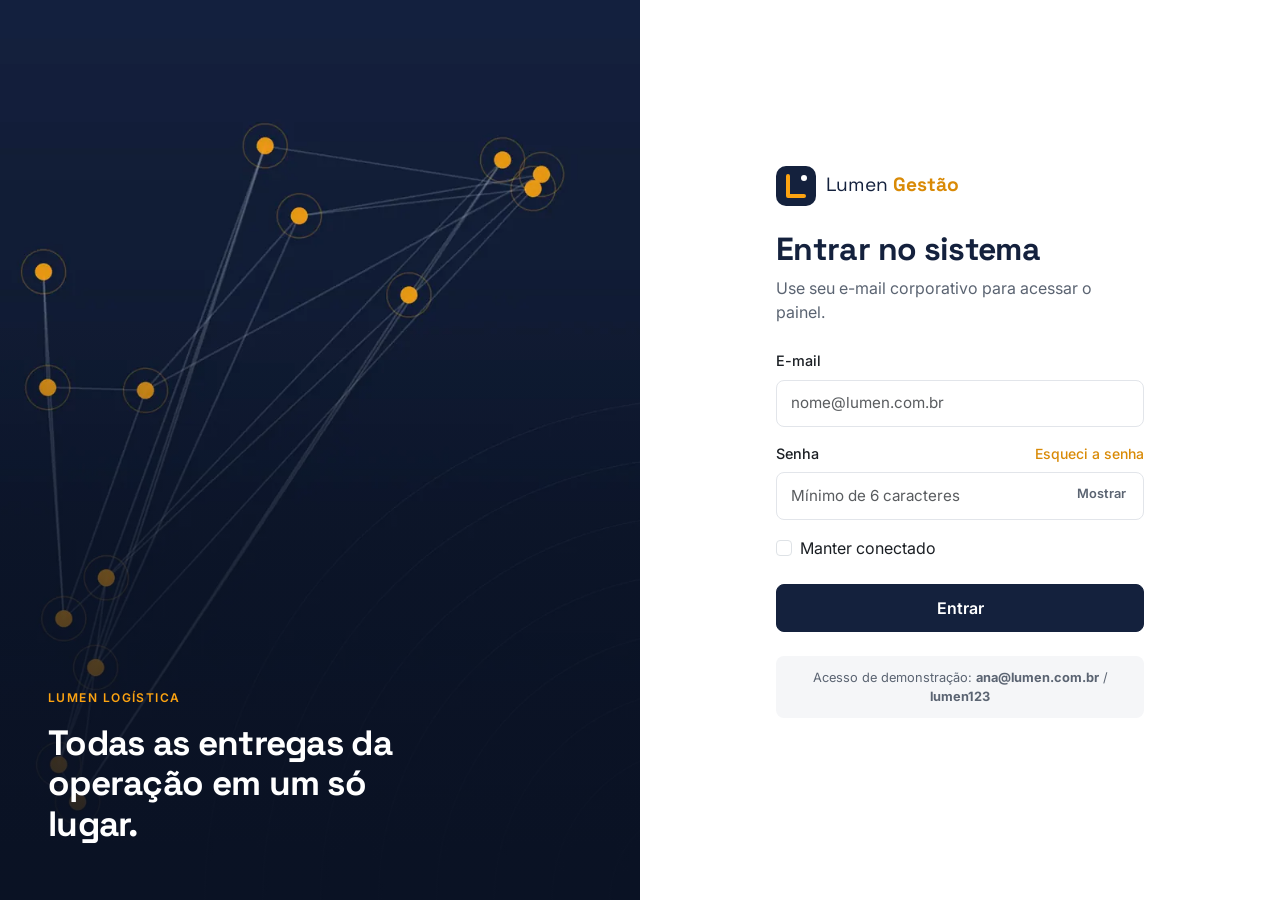
<file: index.html>
<!--
Descricao: Projeto Blog do Matheus
nome_exercicio: Situação de Aprendizagem 02
nome_aluno: Matheus Henrique Batista Raimundo
email_aluno: matheus.raimundo3@aluno.cps.sp.gov.br
turma: WEBI-ISW028-A
-->

<!DOCTYPE html>
<html lang="pt-BR">

<head>
    <meta charset="UTF-8">
    <meta name="viewport" content="width=device-width, initial-scale=1.0">
    <meta name="description" content="Acesso ao sistema interno Lumen Gestão.">
    <title>Entrar | Lumen Gestão</title>

    <link rel="icon" href="assets/img/logo.svg" type="image/svg+xml">
    <link rel="preconnect" href="https://fonts.googleapis.com">
    <link rel="preconnect" href="https://fonts.gstatic.com" crossorigin>
    <link href="https://fonts.googleapis.com/css2?family=Inter:wght@400;500;600&amp;family=Space+Grotesk:wght@500;700&amp;display=swap" rel="stylesheet">
    <link href="https://cdn.jsdelivr.net/npm/bootstrap@5.3.3/dist/css/bootstrap.min.css" rel="stylesheet">
    <link rel="stylesheet" href="assets/css/style.css">
</head>

<body class="pagina-login">
    <main class="container-fluid">
        <div class="row min-vh-100">

            <!-- Lado visual: some no celular para priorizar o formulário -->
            <section class="col-lg-6 d-none d-lg-flex login-visual" aria-hidden="true">
                <picture>
                    <source type="image/webp"
                        srcset="assets/img/login-ilustracao-480.webp 480w, assets/img/login-ilustracao-960.webp 960w"
                        sizes="50vw">
                    <img src="assets/img/login-ilustracao-960.jpg"
                        srcset="assets/img/login-ilustracao-480.jpg 480w, assets/img/login-ilustracao-960.jpg 960w"
                        sizes="50vw" width="960" height="1120" alt="" class="login-visual__img">
                </picture>
                <div class="login-visual__texto">
                    <p class="eyebrow">Lumen Logística</p>
                    <h2>Todas as entregas da operação em um só lugar.</h2>
                </div>
            </section>

            <!-- Formulário de autenticação -->
            <section class="col-12 col-lg-6 d-flex align-items-center justify-content-center">
                <div class="login-card">
                    <a href="index.html" class="marca mb-4">
                        <img src="assets/img/logo.svg" alt="" width="40" height="40">
                        <span>Lumen <strong>Gestão</strong></span>
                    </a>

                    <h1 class="titulo">Entrar no sistema</h1>
                    <p class="texto-suave mb-4">Use seu e-mail corporativo para acessar o painel.</p>

                    <div id="alertaLogin" class="alerta d-none" role="alert" aria-live="assertive"></div>

                    <form id="formLogin" novalidate>
                        <div class="mb-3">
                            <label for="email" class="form-label">E-mail</label>
                            <input type="email" class="form-control campo" id="email" name="email"
                                placeholder="nome@lumen.com.br" autocomplete="username" required
                                aria-describedby="emailErro">
                            <div id="emailErro" class="invalid-feedback">Digite um e-mail válido.</div>
                        </div>

                        <div class="mb-3">
                            <div class="d-flex justify-content-between">
                                <label for="senha" class="form-label">Senha</label>
                                <a href="#" class="link-acento small">Esqueci a senha</a>
                            </div>
                            <div class="campo-senha">
                                <input type="password" class="form-control campo" id="senha" name="senha"
                                    placeholder="Mínimo de 6 caracteres" autocomplete="current-password"
                                    minlength="6" required aria-describedby="senhaErro">
                                <button type="button" class="btn-mostrar" id="mostrarSenha"
                                    aria-label="Mostrar senha" aria-pressed="false">Mostrar</button>
                                <div id="senhaErro" class="invalid-feedback">A senha precisa ter pelo menos 6 caracteres.</div>
                            </div>
                        </div>

                        <div class="form-check mb-4">
                            <input class="form-check-input" type="checkbox" id="lembrar" name="lembrar">
                            <label class="form-check-label" for="lembrar">Manter conectado</label>
                        </div>

                        <button type="submit" class="btn btn-primario w-100">Entrar</button>
                    </form>

                    <p class="dica-acesso">
                        Acesso de demonstração: <strong>ana@lumen.com.br</strong> / <strong>lumen123</strong>
                    </p>
                </div>
            </section>

        </div>
    </main>

    <script src="assets/js/login.js"></script>
</body>

</html>
</file>
<file: assets/css/style.css>
/*
Descricao: Projeto Blog do Matheus
nome_exercicio: SituaÃ§Ã£o de Aprendizagem 02
nome_aluno: Matheus Henrique Batista Raimundo
email_aluno: matheus.raimundo3@aluno.cps.sp.gov.br
turma: WEBI-ISW028-A
*/

:root {
    --cor-primaria: #14213d;
    --cor-primaria-clara: #21345c;
    --cor-acento: #fca311;
    --cor-acento-escura: #d98a06;
    --cor-fundo: #f5f6f8;
    --cor-superficie: #ffffff;
    --cor-texto: #1b1f24;
    --cor-texto-suave: #5b6472;
    --cor-borda: #e2e5ea;

    --cor-sucesso: #1f8a5b;
    --cor-sucesso-fundo: #e6f4ed;
    --cor-info: #2463b8;
    --cor-info-fundo: #e7effa;
    --cor-alerta: #a86500;
    --cor-alerta-fundo: #fdf1dc;
    --cor-erro: #c0392b;
    --cor-erro-fundo: #fbe9e7;

    --fonte-texto: "Inter", system-ui, -apple-system, "Segoe UI", sans-serif;
    --fonte-titulo: "Space Grotesk", var(--fonte-texto);

    --raio: 12px;
    --raio-pequeno: 8px;
    --sombra: 0 1px 2px rgba(20, 33, 61, 0.06), 0 8px 24px rgba(20, 33, 61, 0.06);
    --espaco: 1.5rem;
    --transicao: 0.2s ease;
}

body {
    font-family: var(--fonte-texto);
    color: var(--cor-texto);
    background-color: var(--cor-fundo);
    display: flex;
    flex-direction: column;
    min-height: 100vh;
}

main {
    flex: 1;
}

img {
    max-width: 100%;
    height: auto;
}

a {
    color: var(--cor-primaria);
}

:focus-visible {
    outline: 3px solid var(--cor-acento);
    outline-offset: 2px;
}

.titulo {
    font-family: var(--fonte-titulo);
    font-weight: 700;
    font-size: 1.75rem;
    letter-spacing: -0.02em;
    color: var(--cor-primaria);
}

.subtitulo {
    font-family: var(--fonte-titulo);
    font-weight: 500;
    font-size: 1.15rem;
    color: var(--cor-primaria);
    margin-bottom: 1rem;
}

.eyebrow {
    font-size: 0.75rem;
    font-weight: 600;
    letter-spacing: 0.12em;
    text-transform: uppercase;
    color: var(--cor-acento);
}

.eyebrow--escuro {
    color: var(--cor-acento-escura);
}

.texto-suave {
    color: var(--cor-texto-suave);
}

.marca {
    display: inline-flex;
    align-items: center;
    gap: 0.6rem;
    text-decoration: none;
    font-family: var(--fonte-titulo);
    font-size: 1.2rem;
    color: var(--cor-primaria);
}

.marca strong {
    color: var(--cor-acento-escura);
}

.cartao {
    background-color: var(--cor-superficie);
    border: 1px solid var(--cor-borda);
    border-radius: var(--raio);
    box-shadow: var(--sombra);
    padding: var(--espaco);
}

/* Campos de formulário */
.form-label {
    font-weight: 500;
    font-size: 0.9rem;
    color: var(--cor-texto);
}

.campo {
    border: 1px solid var(--cor-borda);
    border-radius: var(--raio-pequeno);
    padding: 0.7rem 0.9rem;
    font-size: 0.95rem;
    transition: border-color var(--transicao), box-shadow var(--transicao);
}

.campo:focus {
    border-color: var(--cor-primaria);
    box-shadow: 0 0 0 3px rgba(20, 33, 61, 0.12);
}

.campo.is-invalid {
    border-color: var(--cor-erro);
}

.campo.is-invalid:focus {
    box-shadow: 0 0 0 3px rgba(192, 57, 43, 0.15);
}

.campo[readonly] {
    background-color: var(--cor-fundo);
    color: var(--cor-texto-suave);
}

.form-check-input:checked {
    background-color: var(--cor-primaria);
    border-color: var(--cor-primaria);
}

.legenda {
    font-size: 0.8rem;
    font-weight: 600;
    letter-spacing: 0.08em;
    text-transform: uppercase;
    color: var(--cor-texto-suave);
    margin: 1.5rem 0 0.75rem;
    padding-bottom: 0.5rem;
    border-bottom: 1px solid var(--cor-borda);
}

/* Botões */
.btn-primario,
.btn-secundario {
    border-radius: var(--raio-pequeno);
    padding: 0.7rem 1.4rem;
    font-weight: 600;
    transition: background-color var(--transicao), transform var(--transicao);
}

.btn-primario {
    background-color: var(--cor-primaria);
    border: 1px solid var(--cor-primaria);
    color: #ffffff;
}

.btn-primario:hover,
.btn-primario:focus {
    background-color: var(--cor-primaria-clara);
    color: #ffffff;
}

.btn-primario:active {
    transform: translateY(1px);
}

.btn-secundario {
    background-color: transparent;
    border: 1px solid var(--cor-borda);
    color: var(--cor-texto);
}

.btn-secundario:hover {
    background-color: var(--cor-fundo);
}

.link-acento {
    color: var(--cor-acento-escura);
    text-decoration: none;
    font-weight: 500;
}

.link-acento:hover {
    text-decoration: underline;
}

/* Mensagens */
.alerta {
    border-radius: var(--raio-pequeno);
    padding: 0.75rem 1rem;
    margin-bottom: 1rem;
    font-size: 0.9rem;
    background-color: var(--cor-erro-fundo);
    color: var(--cor-erro);
    border-left: 4px solid var(--cor-erro);
}

.alerta--sucesso {
    background-color: var(--cor-sucesso-fundo);
    color: var(--cor-sucesso);
    border-left-color: var(--cor-sucesso);
}

.pagina-login {
    background-color: var(--cor-superficie);
}

.login-visual {
    position: relative;
    padding: 0;
    overflow: hidden;
    background-color: var(--cor-primaria);
}

.login-visual picture {
    position: absolute;
    inset: 0;
}

.login-visual__img {
    width: 100%;
    height: 100%;
    object-fit: cover;
}

.login-visual::after {
    content: "";
    position: absolute;
    inset: 0;
    background: linear-gradient(to top, rgba(10, 18, 36, 0.95) 0%, rgba(10, 18, 36, 0.6) 35%, transparent 65%);
}

.login-visual__texto {
    position: relative;
    z-index: 1;
    margin-top: auto;
    padding: 3rem;
    max-width: 30rem;
    color: #ffffff;
}

.login-visual__texto h2 {
    font-family: var(--fonte-titulo);
    font-size: 2.2rem;
    font-weight: 700;
    line-height: 1.15;
    letter-spacing: -0.02em;
}

.login-card {
    width: 100%;
    max-width: 400px;
    padding: 2.5rem 1rem;
}

.campo-senha {
    position: relative;
}

.campo-senha .campo {
    padding-right: 5.5rem;
}

.btn-mostrar {
    position: absolute;
    top: 0.45rem;
    right: 0.5rem;
    border: none;
    background: none;
    padding: 0.3rem 0.6rem;
    font-size: 0.8rem;
    font-weight: 600;
    color: var(--cor-texto-suave);
    border-radius: 6px;
}

.btn-mostrar:hover {
    background-color: var(--cor-fundo);
    color: var(--cor-primaria);
}

.campo-senha .campo.is-invalid {
    background-image: none;
}

.dica-acesso {
    margin-top: 1.5rem;
    padding: 0.75rem 1rem;
    border-radius: var(--raio-pequeno);
    background-color: var(--cor-fundo);
    font-size: 0.8rem;
    color: var(--cor-texto-suave);
    text-align: center;
}

.barra-topo {
    background-color: var(--cor-superficie);
    border-bottom: 1px solid var(--cor-borda);
    padding: 0.75rem 0;
}

.barra-topo .nav-link {
    font-weight: 500;
    color: var(--cor-texto-suave);
    border-radius: var(--raio-pequeno);
    padding: 0.5rem 0.9rem;
}

.barra-topo .nav-link:hover {
    color: var(--cor-primaria);
}

.barra-topo .nav-link.ativo {
    color: var(--cor-primaria);
    background-color: var(--cor-fundo);
}

.barra-topo .btn-sair {
    color: var(--cor-erro);
}

.rodape {
    padding: 1.5rem 0;
    font-size: 0.8rem;
    color: var(--cor-texto-suave);
    border-top: 1px solid var(--cor-borda);
    text-align: center;
}

.perfil-topo {
    background-color: var(--cor-superficie);
    border: 1px solid var(--cor-borda);
    border-radius: var(--raio);
    box-shadow: var(--sombra);
    overflow: hidden;
}

.perfil-topo__capa {
    display: block;
    width: 100%;
    height: 140px;
    object-fit: cover;
}

.perfil-topo__info {
    display: flex;
    flex-wrap: wrap;
    align-items: flex-end;
    gap: 1.25rem;
    padding: 0 var(--espaco) var(--espaco);
}

.avatar {
    width: 112px;
    height: 112px;
    border-radius: 50%;
    border: 4px solid var(--cor-superficie);
    margin-top: -56px;
    box-shadow: var(--sombra);
}

.selo {
    display: inline-block;
    padding: 0.35rem 0.8rem;
    border-radius: 999px;
    font-size: 0.8rem;
    font-weight: 600;
    background-color: var(--cor-sucesso-fundo);
    color: var(--cor-sucesso);
}

.lista-dados {
    margin: 0;
}

.lista-dados div {
    display: flex;
    justify-content: space-between;
    padding: 0.7rem 0;
    border-bottom: 1px solid var(--cor-borda);
    font-size: 0.9rem;
}

.lista-dados dt {
    font-weight: 400;
    color: var(--cor-texto-suave);
}

.lista-dados dd {
    margin: 0;
    font-weight: 600;
}

.indicadores {
    display: grid;
    grid-template-columns: 1fr 1fr;
    gap: 0.75rem;
    margin-top: 1.25rem;
}

.indicador {
    background-color: var(--cor-primaria);
    color: #ffffff;
    border-radius: var(--raio-pequeno);
    padding: 1rem;
}

.indicador__numero {
    display: block;
    font-family: var(--fonte-titulo);
    font-size: 1.6rem;
    font-weight: 700;
    color: var(--cor-acento);
}

.indicador__rotulo {
    font-size: 0.8rem;
    opacity: 0.85;
}

.campo--busca {
    padding-left: 2.5rem;
    background-image: url("data:image/svg+xml,%3Csvg xmlns='http://www.w3.org/2000/svg' width='16' height='16' fill='none' stroke='%235b6472' stroke-width='2' stroke-linecap='round'%3E%3Ccircle cx='7' cy='7' r='5'/%3E%3Cpath d='m14 14-3.5-3.5'/%3E%3C/svg%3E");
    background-repeat: no-repeat;
    background-position: 0.9rem center;
}

.cartao--tabela {
    padding: 0;
    overflow: hidden;
}

.tabela {
    margin-top: 1rem;
    font-size: 0.9rem;
}

.tabela thead th {
    background-color: var(--cor-fundo);
    color: var(--cor-texto-suave);
    font-size: 0.75rem;
    font-weight: 600;
    letter-spacing: 0.06em;
    text-transform: uppercase;
    padding: 0.85rem 1.5rem;
    border-bottom: 1px solid var(--cor-borda);
    white-space: nowrap;
}

.tabela tbody td {
    padding: 0.9rem 1.5rem;
    vertical-align: middle;
    border-color: var(--cor-borda);
}

.tabela tbody tr:hover td {
    background-color: #fafbfc;
}

.tabela tbody td:first-child {
    font-weight: 600;
    color: var(--cor-primaria);
}

.status {
    display: inline-block;
    padding: 0.25rem 0.7rem;
    border-radius: 999px;
    font-size: 0.78rem;
    font-weight: 600;
    white-space: nowrap;
}

.status--entregue {
    background-color: var(--cor-sucesso-fundo);
    color: var(--cor-sucesso);
}

.status--rota {
    background-color: var(--cor-info-fundo);
    color: var(--cor-info);
}

.status--pendente {
    background-color: var(--cor-alerta-fundo);
    color: var(--cor-alerta);
}

.status--atrasado {
    background-color: var(--cor-erro-fundo);
    color: var(--cor-erro);
}

.sem-resultado {
    padding: 2.5rem 1rem;
    text-align: center;
    color: var(--cor-texto-suave);
}

@media (min-width: 768px) {
    .titulo {
        font-size: 2rem;
    }

    .perfil-topo__capa {
        height: 200px;
    }

    .avatar {
        width: 128px;
        height: 128px;
        margin-top: -64px;
    }
}

@media (max-width: 575.98px) {
    :root {
        --espaco: 1.15rem;
    }

    .tabela thead {
        display: none;
    }

    .tabela tbody tr {
        display: block;
        padding: 0.75rem 1.15rem;
        border-bottom: 1px solid var(--cor-borda);
    }

    .tabela tbody td {
        display: flex;
        justify-content: space-between;
        gap: 1rem;
        padding: 0.3rem 0;
        border: none;
        text-align: right;
    }

    .tabela tbody td::before {
        content: attr(data-rotulo);
        font-weight: 500;
        color: var(--cor-texto-suave);
        text-align: left;
    }

    .perfil-topo__info {
        flex-direction: column;
        align-items: flex-start;
    }
}
</file>
